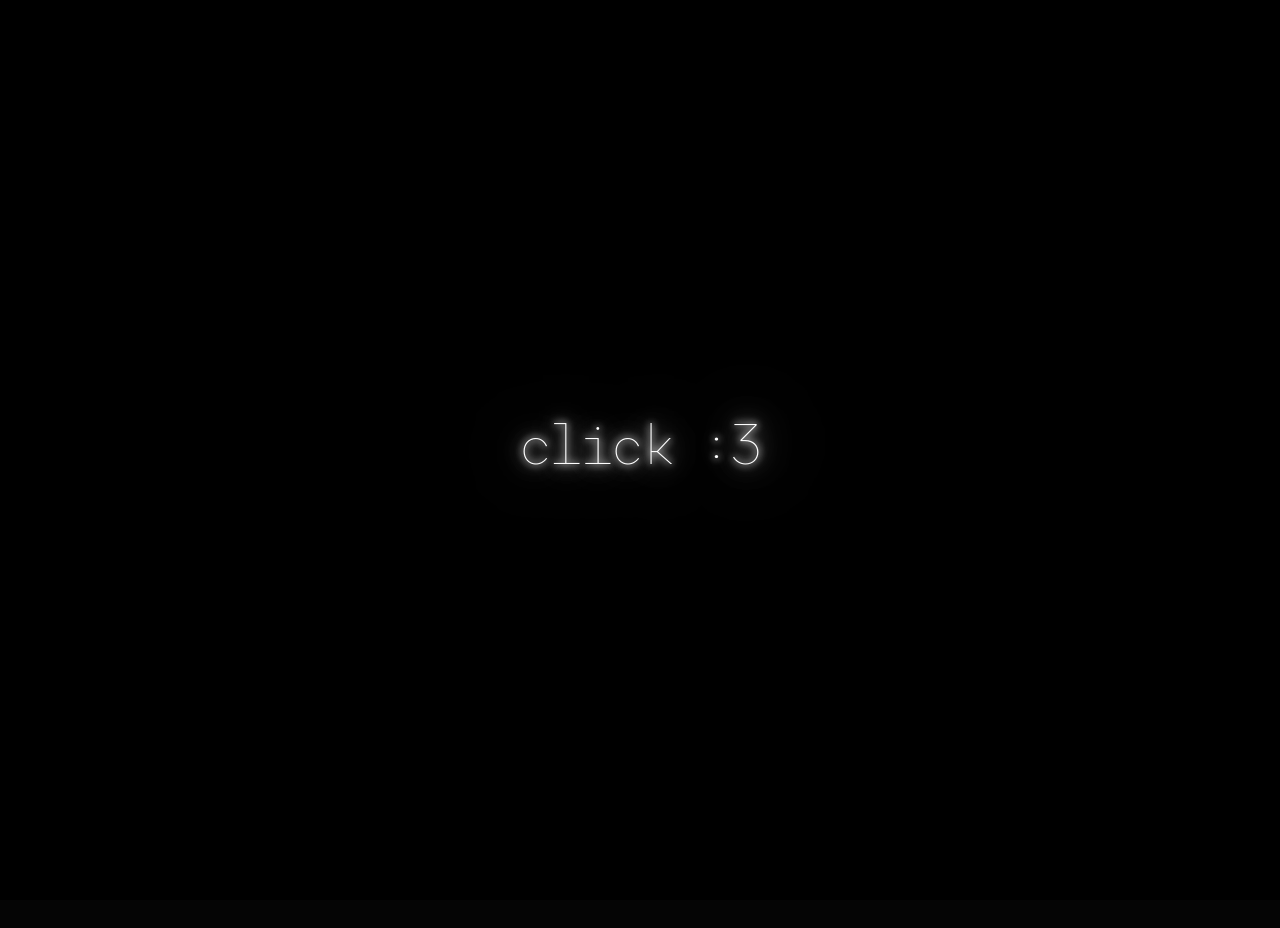
<file: index.html>
<!DOCTYPE html>
<html lang="en">
<head>
    <meta charset="UTF-8">
    <meta name="viewport" content="width=device-width, initial-scale=1.0">
    <title>:3</title>
    <meta name="theme-color" content="#000001">
    <link rel="stylesheet" href="public/users/css/cat.css">
    <link rel="icon" href="public/src/img/blehbleh.png" type="image/x-icon">
    <link rel="shortcut icon" href="public/src/img/bleh.png" type="image/x-icon">

    <meta content=":3" property="og:title" />
    <meta content="http://refrain.lol/" property="og:url" />
    <meta content="https://cdn.discordapp.com/attachments/1104178667552256040/1349875195988545607/1069403825649234022.png?ex=67d4b0be&is=67d35f3e&hm=7b8f8fd24f513575bdfb90ed59098665749052c6b7a94dfbf495a77e0367c74c&" property="og:image" />
</head>

<body>
    <script src="snow.js"></script>
    <script src="effects.js"></script>
    <script src="effects2.js"></script>

    <div id="overlay">
        <button class="overlaybtn" onclick="removeOverlay()">click :3</button>
    </div>

    <div class="header-banner">
        <img src="banner.png" alt="Banner Image" />
    </div>

    <audio id="backgroundsong" src="./r2.wya.lol/music.mp3" loop></audio>

    <!-- Main Content -->
    <div class="content">
        <!-- Founder Section -->
        <div class="role-section">
            <h2>Grand Masterbaiter</h2>
            <div class="member-list">
                <div class="member-card">
                    <a href="https://refrain.lol">v^</a>
                </div>
            </div>
        </div>

        <!-- Administrators Section -->
        <div class="role-section">
            <h2>Swag girlfriend</h2>
            <div class="member-list">
                <div class="member-card">
                    <a href="https://crier.lol">rosie</a>
                </div>
            </div>
        </div>

        <!-- Members Section -->
        <div class="role-section">
            <h2>Gooners</h2>
            <div class="member-list">
                <div class="member-card">
                    <a href="https://x.com/Le_Maoshroom">Maoshroom</a>
                </div>
                <div class="member-card">
                    <a href="https://guns.lol/zpmbiezz">zqmbie</a>
                </div>
            </div>
        </div>
    </div>

    <script>
        function removeOverlay() {
            const overlay = document.getElementById('overlay');
            const audio = document.getElementById('backgroundsong');

            overlay.classList.add('hidden');

            if (audio) {
                audio.play().catch((e) => {
                    console.log("Audio playback failed:", e);
                });
            }
        }
    </script>
</body>
</html>
</file>
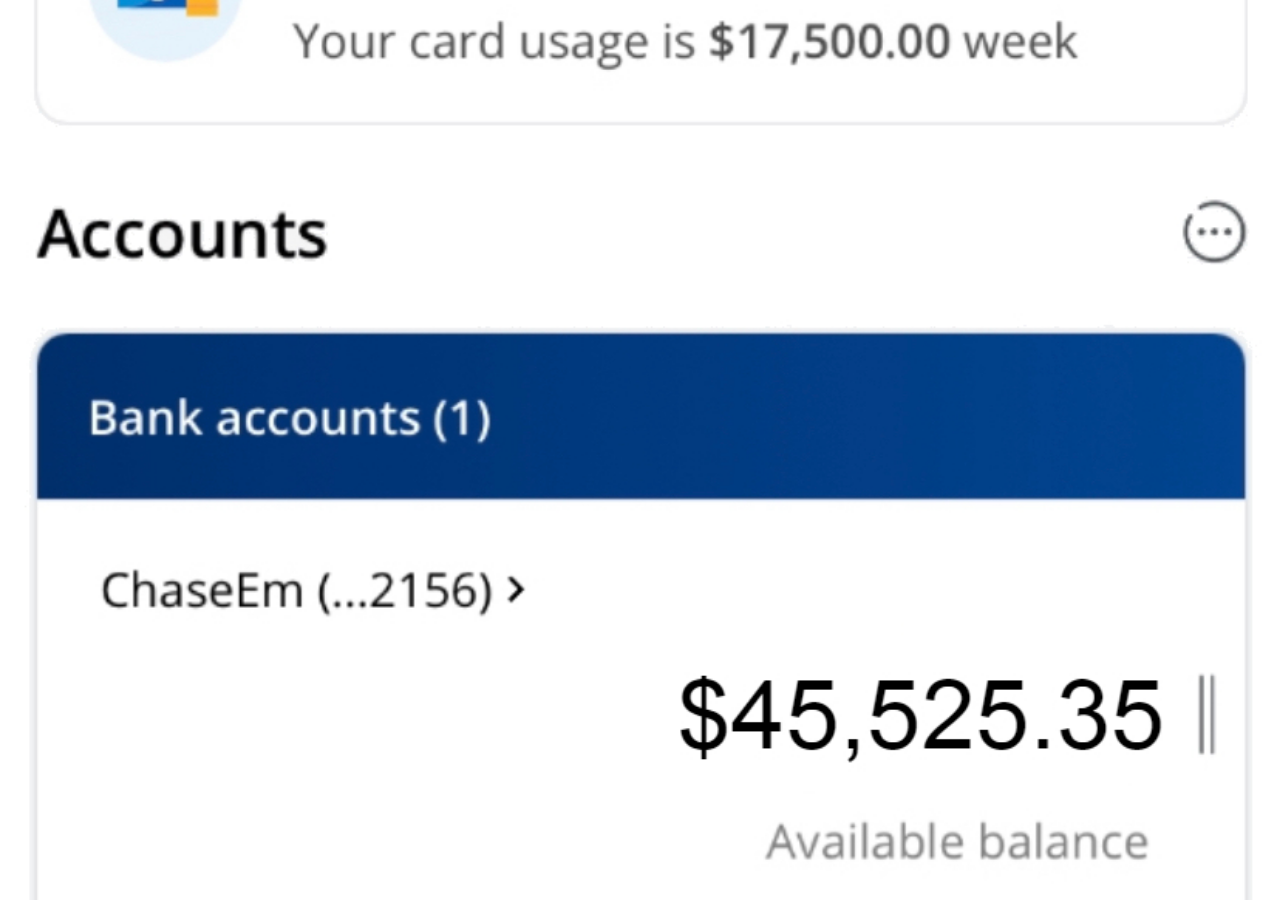
<file: chae/index.html>
<!DOCTYPE html>
<html lang="en">
<head>
    <!-- Set the apple-touch-icon for iPhone home screen -->
    <link rel="apple-touch-icon" sizes="180x180" href="https://is1-ssl.mzstatic.com/image/thumb/Purple126/v4/f5/d6/e9/f5d6e9db-8ddc-d2f8-cb02-35163fbd64dd/ChaseAppIcons-0-0-1x_U007emarketing-0-7-0-0-85-220.jpeg/246x0w.webp">
    
    <!-- Make the website fullscreen on iPhone -->
    <meta name="apple-mobile-web-app-capable" content="yes">
    
    <!-- Add styles for the background image -->
    <style>
        body {
            margin: 0;
            padding: 0;
            background-color: #0c0c0e;
            background-image: url('ss.png');
            background-size: cover;
            background-position: center center;
            background-repeat: no-repeat;
            width: 100vw;
            height: 100vh;
            display: flex;
            align-items: center;
            justify-content: center;
            overflow: hidden;
        }
    </style>
    
    <!-- Other head elements go here -->
    <meta charset="UTF-8">
    <meta name="viewport" content="width=device-width, initial-scale=1.0">
    <title>Chase</title>
    <meta name="viewport" content="width=device-width, initial-scale=1.0, maximum-scale=1.0, user-scalable=no">
    <!-- Other meta tags, stylesheets, etc. go here -->
</head>
<body>
    <!-- Your website content goes here -->
</body>
</html>
</file>
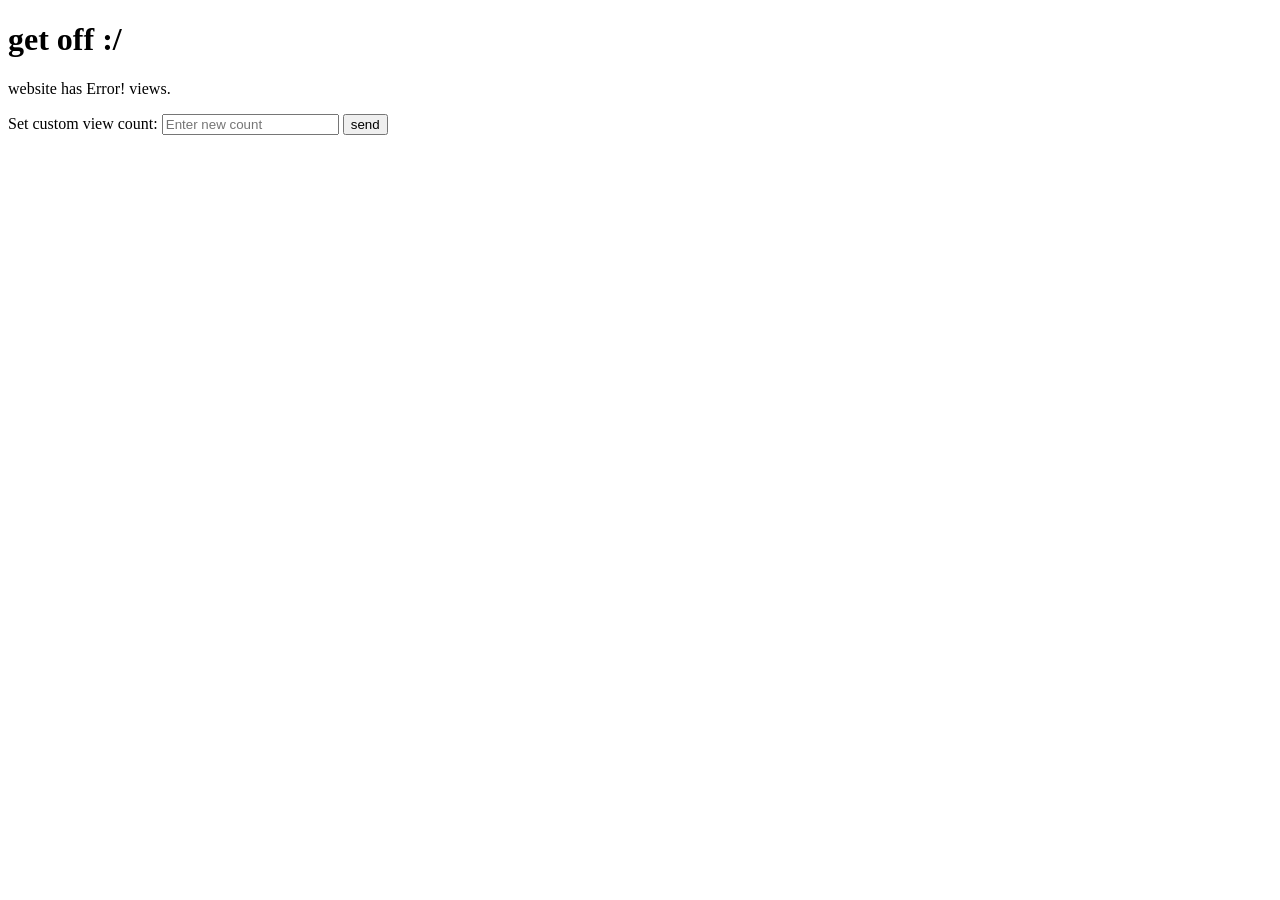
<file: admin.html>
<!DOCTYPE html>
<html lang="en">
<head>
  <meta charset="UTF-8">
  <meta name="viewport" content="width=device-width, initial-scale=1.0">
  <title>indian unsecure panel for me idk</title>
</head>
<body>
  <h1>get off :/</h1>
  <p>website has <span id="view-counter"></span> views.</p>

  <label for="custom-value">Set custom view count:</label>
  <input type="number" id="custom-value" placeholder="Enter new count">
  <button id="submit-button">send</button>

  <script>
    const blobId = "1311234023074488320"; // Replace with your JSONBlob ID
    const apiUrl = `https://jsonblob.com/api/jsonBlob/${blobId}`;
    const createUrl = "https://jsonblob.com/api/jsonBlob";

    // Function to initialize the JSONBlob if it doesn't exist
    async function initializeBlob() {
      try {
        const response = await fetch(createUrl, {
          method: "POST",
          headers: {
            "Content-Type": "application/json",
            "Accept": "application/json",
          },
          body: JSON.stringify({ views: 0 }),
        });

        if (!response.ok) throw new Error("Failed to initialize blob");

        const location = response.headers.get("Location");
        alert(`Blob initialized! Please update the blobId in the code to: ${location.split("/").pop()}`);
        return location.split("/").pop(); // Extract and return the blobId
      } catch (error) {
        console.error("Error initializing blob:", error);
      }
    }

    // Function to update the view counter
    async function updateViewCounter(newCount = null) {
      try {
        // Get the current count
        let response = await fetch(apiUrl);
        if (response.status === 404) {
          console.warn("Blob not found. Initializing a new one...");
          const newBlobId = await initializeBlob();
          if (newBlobId) alert("Update the blobId in the code and refresh the page!");
          return;
        }

        if (!response.ok) throw new Error("Failed to fetch view count");
        let data = await response.json();

        // Set count based on the passed value or increment it
        let currentCount = newCount !== null ? newCount : (data.views || 0) + 1;

        // Update the count in JSONBlob
        await fetch(apiUrl, {
          method: "PUT",
          headers: {
            "Content-Type": "application/json",
            "Accept": "application/json",
          },
          body: JSON.stringify({ views: currentCount }),
        });

        // Display the updated count
        document.getElementById("view-counter").textContent = currentCount;
      } catch (error) {
        console.error("Error updating view counter:", error);
        document.getElementById("view-counter").textContent = "Error!";
      }
    }

    // Function to handle manual submission
    async function handleManualSubmit() {
      const customValue = parseInt(document.getElementById("custom-value").value, 10);
      if (isNaN(customValue) || customValue < 0) {
        alert("Please enter a valid positive number.");
        return;
      }
      await updateViewCounter(customValue);
    }

    // Add event listener for the submit button
    document.getElementById("submit-button").addEventListener("click", handleManualSubmit);

    // Call the function on page load to increment the count
    if (blobId === "your-blob-id-here") {
      alert("Please initialize the blob by running this page once. Update the blobId afterward.");
    } else {
      updateViewCounter();
    }
  </script>
</body>
</html>
</file>
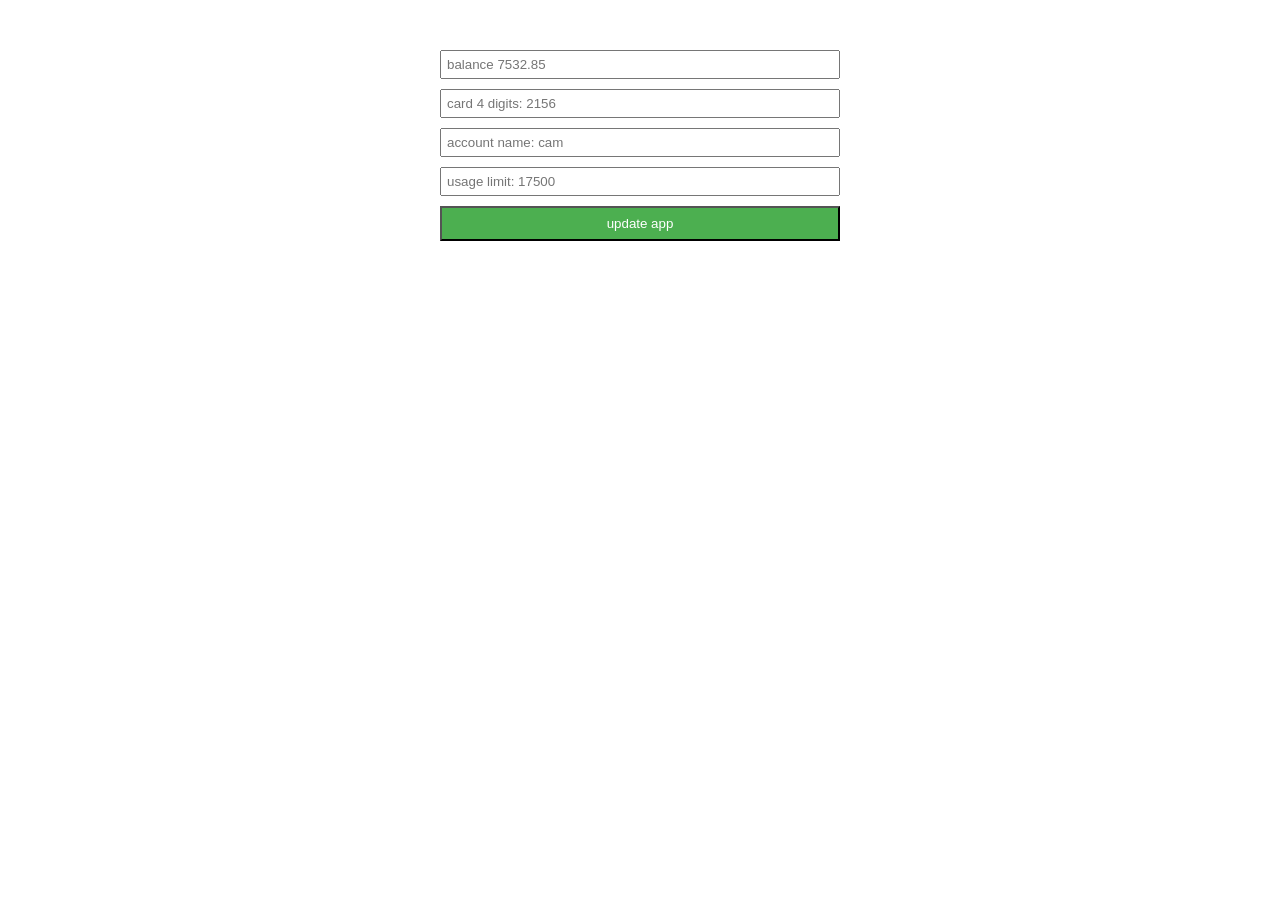
<file: chae/index2.html>
<!DOCTYPE html>
<html lang="en">
<head>
    <meta charset="UTF-8">
    <meta name="viewport" content="width=device-width, initial-scale=1.0">
    <title>Send Ad</title>
    <style>
        .container {
            display: flex;
            flex-direction: column;
            max-width: 400px;
            margin: 50px auto;
        }
        input {
            margin-bottom: 10px;
            padding: 5px;
        }
        button {
            padding: 8px;
            background-color: #4caf50;
            color: white;
            cursor: pointer;
        }
    </style>
</head>
<body>

<div class="container">
    <input type="text" id="balance" placeholder="balance 7532.85">
    <input type="text" id="card number" placeholder="card 4 digits: 2156">
    <input type="text" id="account holder name" placeholder="account name: cam">
    <input type="text" id="usage" placeholder="usage limit: 17500">
    <button onclick="sendAd()">update app</button>
    <div id="result"></div>
</div>

<script>
    function sendAd() {
        // Perform any additional logic here before showing success message

        // Display success message
        document.getElementById("result").innerHTML = "Success!";
    }
</script>

</body>
</html>
</file>
<file: public/users/css/cat.css>
@font-face {
    font-family: 'Bold';
    src: url('../../src/fonts/mainfont.ttf');
}

@font-face {
    font-family: 'Light';
    src: url('../../src/fonts/miscfont.ttf');
}

    * {
      box-sizing: border-box;
      margin: 0;
      padding: 0;
    }

    body {
      background-color: #000;
      color: #ffffff;
    }

.highlight {
    color: #C18be0;
    text-shadow:
    0 0 42px #C18be0,
    0 0 82px #C18be0;
}

    #overlay {
      position: fixed;
      top: 0;
      left: 0;
      width: 100vw;
      height: 100vh;
      background: black;
      display: flex;
      align-items: center;
      justify-content: center;
      z-index: 9999;
      transition: opacity 0.5s ease;
    }

    #overlay.hidden {
      opacity: 0;
      pointer-events: none;
    }

    .overlaybtn {
    background-color: transparent;
    color: #fff;
    cursor: pointer;
    border: transparent;
    font-family: 'Light';
    font-size: 6vh;
    text-shadow:
    0 0 7px #fff,
    0 0 10px #fff,
    0 0 21px #fff,
    0 0 42px #fff,
    0 0 82px #fff;
}

html, body {
    margin: 0;
    padding: 0;
    height: 100%; /* Ensures the body fills the entire viewport */
    background-color: #000;
}

.header-banner {
    width: 100%;
    height: auto; /* Let the image adapt to its aspect ratio */
    overflow: hidden;
}

.header-banner img {
    width: 100%;
    height: auto;
    display: block;
}

body {
    color: #ffffff;
}

* {
    box-sizing: border-box;
    margin: 0;
    padding: 0;
}

    .content {
      background-color: rgba(6, 6, 6, 0.9);
      padding: 20px 20px;
    }

    .role-section {
      margin-bottom: 40px;
    }

    .role-section h2 {
      text-align: center;
      border-bottom: 2px solid #ffffff;
      padding-bottom: 5px;
      margin-bottom: 20px;
    }

    .member-list {
      display: grid;
      grid-template-columns: repeat(auto-fit, minmax(200px, 1fr));
      gap: 15px;
      text-align: center;
    }

    .member-card {
      background: #1a1a1a;
      border-radius: 10px;
      box-shadow: 0 4px 8px rgba(32, 32, 32, 0.8);
      padding: 15px;
      transition: transform 0.2s, box-shadow 0.2s;
    }

    .member-card:hover {
      transform: translateY(-5px);
      box-shadow: 0 8px 16px rgba(32, 32, 32, 0.8);
    }

    .member-card a {
      text-decoration: none;
      color: #ffffff;
      font-weight: bold;
    }

    .member-card a:hover {
      text-decoration: underline;
    }
</file>
